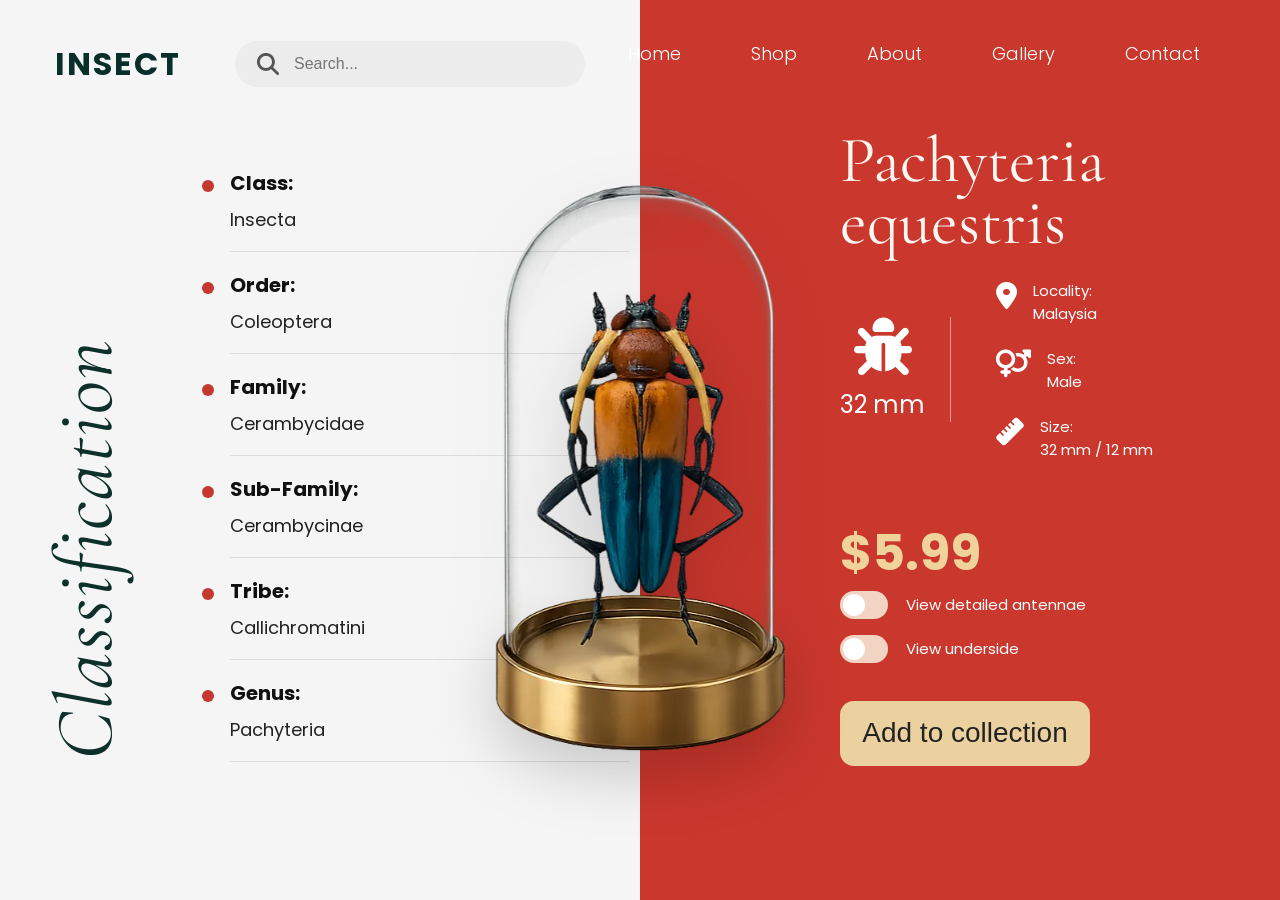
<file: A2/3rd/index.html>
<!DOCTYPE html>
<html lang="en">
<head>
  <meta charset="UTF-8" />
  <meta name="viewport" content="width=device-width, initial-scale=1.0"/>
  <title>Day5 3rd</title>
  <link rel="stylesheet" href="style.css">
  <link rel="preconnect" href="https://fonts.googleapis.com">
  <link rel="preconnect" href="https://fonts.gstatic.com" crossorigin>
  <link href="https://fonts.googleapis.com/css2?family=Cormorant+Garamond:wght@300;400;500;600&family=Poppins:wght@300;400;500;600&display=swap" rel="stylesheet">
<link rel="stylesheet" href="https://cdnjs.cloudflare.com/ajax/libs/font-awesome/6.5.1/css/all.min.css"/>
</head>

<body>

  <div class="container">

    <!-- LEFT -->
    <div class="left">

      <nav>
        <div class="logo">INSECT</div>

        <div class="search-box">
          <i class="fa-solid fa-magnifying-glass"></i>
          <input type="text" placeholder="Search...">
        </div>
      </nav>

      <div class="vertical-text">
        Classification
      </div>

      <div class="info-list">

        <div class="info-item">
          <h3>Class:</h3>
          <p>Insecta</p>
        </div>

        <div class="info-item">
          <h3>Order:</h3>
          <p>Coleoptera</p>
        </div>

        <div class="info-item">
          <h3>Family:</h3>
          <p>Cerambycidae</p>
        </div>

        <div class="info-item">
          <h3>Sub-Family:</h3>
          <p>Cerambycinae</p>
        </div>

        <div class="info-item">
          <h3>Tribe:</h3>
          <p>Callichromatini</p>
        </div>

        <div class="info-item">
          <h3>Genus:</h3>
          <p>Pachyteria</p>
        </div>

      </div>

    </div>

    <!-- RIGHT -->
    <div class="right">

      <nav class="menu">
        <a href="#">Home</a>
        <a href="#">Shop</a>
        <a href="#">About</a>
        <a href="#">Gallery</a>
        <a href="#">Contact</a>
      </nav>

      <div class="content">

        <h1 class="title">
          Pachyteria <br>
          equestris
        </h1>

        <div class="details">

          <div class="beetle-size">
            <i class="fa-solid fa-bug"></i>
            <p>32 mm</p>
          </div>

          <div class="meta">

            <div class="meta-row">
              <i class="fa-solid fa-location-dot"></i>
              <div>
                <span>Locality:</span><br>
                Malaysia
              </div>
            </div>

            <div class="meta-row">
              <i class="fa-solid fa-venus-mars"></i>
              <div>
                <span>Sex:</span><br>
                Male
              </div>
            </div>

            <div class="meta-row">
              <i class="fa-solid fa-ruler"></i>
              <div>
                <span>Size:</span><br>
                32 mm / 12 mm
              </div>
            </div>

          </div>

        </div>

        <div class="price">
          $5.99
        </div>

        <div class="toggle">
          <div class="switch"></div>
          <p>View detailed antennae</p>
        </div>

        <div class="toggle">
          <div class="switch"></div>
          <p>View underside</p>
        </div>

        <button class="btn">
          Add to collection
        </button>

      </div>

    </div>

    <!-- IMAGE -->
    <img src="./discort.webp" class="insect-image">

  </div>

</body>
</html>
</file>
<file: A2/3rd/style.css>
* {
  margin: 0;
  padding: 0;
  box-sizing: border-box;
}

body {
  font-family: 'Poppins', sans-serif;
  background: #fff;
}

.container {
  width: 100%;
  height: 100vh;
  display: flex;
  position: relative;
}

/* LEFT SIDE */

.left {
  width: 50%;
  background: #f5f5f5;
  position: relative;
  padding: 40px 55px;
  height: 100vh;
}

/* RIGHT SIDE */

.right {
  width: 50%;
  height: 100vh;
  background: #c9372d;
  position: relative;
  padding: 40px 80px;
  color: white;
}

/* NAVBAR */

nav {
  display: flex;
  justify-content: space-between;
  align-items: center;
}

.logo {
  font-size: 32px;
  font-weight: 700;
  letter-spacing: 2px;
  color: #082f2a;
}

/* SEARCH */

.search-box {
  width: 350px;
  height: 46px;
  background: #ececec;
  border-radius: 40px;
  display: flex;
  align-items: center;
  padding: 0 22px;
  gap: 15px;
  color: #555;
}

.search-box input {
  border: none;
  outline: none;
  background: transparent;
  width: 100%;
  font-size: 16px;
  color: #444;
}

.search-box i {
  font-size: 22px;
}

/* MENU */

.menu {
  display: flex;
  gap: 70px;
  justify-content: flex-end;
}

.menu a {
  text-decoration: none;
  color: white;
  font-size: 18px;
  font-weight: 300;
}

/* VERTICAL TEXT */

.vertical-text {
  position: absolute;
  left: 35px;
  top: 90%;
  transform: translateY(-50%) rotate(-90deg);
  transform-origin: left top;
  font-size: 82px;
  font-family: 'Cormorant Garamond', serif;
  color: #0d302b;
  font-style: italic;
  letter-spacing: 2px;
}

/* INFO LIST */

.info-list {
  position: absolute;
  left: 230px;
  top: 150px;
  width: 400px;
}

.info-item {
  padding: 18px 0;
  border-bottom: 1px solid #ddd;
  position: relative;
}

.info-item::before {
  content: '';
  width: 12px;
  height: 12px;
  border-radius: 50%;
  background: #c4382f;
  position: absolute;
  left: -28px;
  top: 30px;
}

.info-item h3 {
  font-size: 20px;
  color: #111;
  margin-bottom: 8px;
}

.info-item p {
  font-size: 18px;
  color: #222;
}

/* CENTER IMAGE */

.insect-image {
  position: absolute;
  left: 50%;
  top: 52%;
  transform: translate(-50%, -50%);
  width: 420px;
  z-index: 10;
  filter: drop-shadow(0 25px 30px rgba(0, 0, 0, 0.18));
}

/* RIGHT CONTENT */

.content {
  position: absolute;
  top: 130px;
  left: 200px;
  width: 420px;
}

.title {
  font-family: 'Cormorant Garamond', serif;
  font-size: 65px;
  line-height: 0.95;
  font-weight: 400;
  margin-bottom: 25px;
  color: #fff8f2;
}

/* DETAILS */

.details {
  display: flex;
  gap: 45px;
  margin-bottom: 55px;
  align-items: center;
}

.beetle-size {
  display: flex;
  flex-direction: column;
  align-items: center;
  justify-content: center;
  border-right: 1px solid rgba(255, 255, 255, 0.5);
  padding-right: 25px;
}

.beetle-size i {
  font-size: 58px;
  margin-bottom: 12px;
}

.beetle-size p {
  font-size: 24px;
}

.meta {
  display: flex;
  flex-direction: column;
  gap: 22px;
}

.meta-row {
  display: flex;
  gap: 16px;
  align-items: flex-start;
  font-size: 15px;
}

.meta-row i {
  font-size: 28px;
  margin-top: 3px;
}

/* PRICE */

.price {
  font-size: 50px;
  color: #f0d39a;
  font-weight: 700;
}

/* TOGGLE */

.toggle {
  display: flex;
  align-items: center;
  gap: 18px;
  margin-bottom: 16px;
  font-size: 15px;
}

.switch {
  width: 48px;
  height: 28px;
  background: #f1d4c4;
  border-radius: 30px;
  position: relative;
}

.switch::before {
  content: '';
  width: 22px;
  height: 22px;
  border-radius: 50%;
  background: white;
  position: absolute;
  left: 3px;
  top: 3px;
}

/* BUTTON */

.btn {
  margin-top: 22px;
  width: 250px;
  height: 65px;
  border: none;
  border-radius: 14px;
  background: #ecd1a0;
  font-size: 28px;
  color: #222;
  cursor: pointer;
  transition: 0.3s;
}

.btn:hover {
  transform: translateY(-4px);
}
</file>
